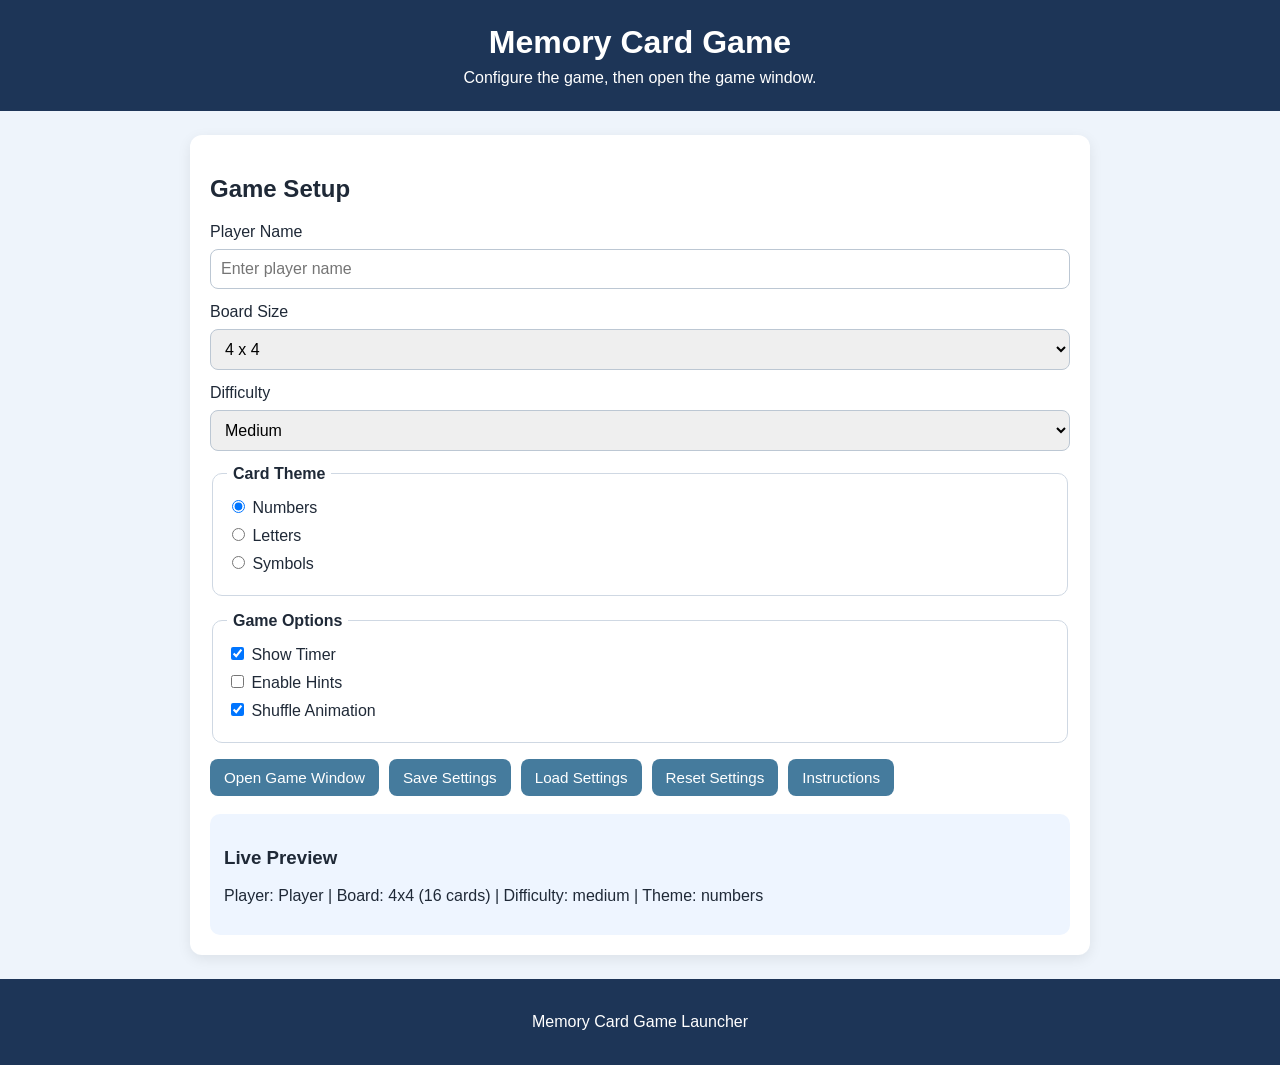
<file: index.html>
<!doctype html>
<html lang="en">
  <head>
    <meta charset="UTF-8" />
    <meta name="viewport" content="width=device-width, initial-scale=1.0" />
    <title>Memory Cards Launcher</title>
    <link rel="stylesheet" href="styles.css" />
  </head>
  <body>
    <header class="page-header">
      <h1>Memory Card Game</h1>
      <p>Configure the game, then open the game window.</p>
    </header>

    <main class="container">
      <section class="card">
        <h2>Game Setup</h2>

        <form id="setupForm">
          <!-- Player Name -->
          <div class="form-row">
            <label for="playerName">Player Name</label>
            <input
              type="text"
              id="playerName"
              maxlength="20"
              placeholder="Enter player name"
            />
          </div>

          <!-- Board Size -->
          <div class="form-row">
            <label for="boardSize">Board Size</label>
            <select id="boardSize">
              <option value="4x4" selected>4 x 4</option>
              <option value="4x5">4 x 5</option>
              <option value="6x6">6 x 6</option>
            </select>
          </div>

          <!-- Difficulty -->
          <div class="form-row">
            <label for="difficulty">Difficulty</label>
            <select id="difficulty">
              <option value="easy">Easy</option>
              <option value="medium" selected>Medium</option>
              <option value="hard">Hard</option>
            </select>
          </div>

          <!-- Theme -->
          <fieldset>
            <legend>Card Theme</legend>

            <label class="option-line">
              <input type="radio" name="theme" value="numbers" checked />
              Numbers
            </label>

            <label class="option-line">
              <input type="radio" name="theme" value="letters" />
              Letters
            </label>

            <label class="option-line">
              <input type="radio" name="theme" value="symbols" />
              Symbols
            </label>
          </fieldset>

          <!-- Options -->
          <fieldset>
            <legend>Game Options</legend>

            <label class="option-line">
              <input type="checkbox" id="showTimer" checked />
              Show Timer
            </label>

            <label class="option-line">
              <input type="checkbox" id="enableHints" />
              Enable Hints
            </label>

            <label class="option-line">
              <input type="checkbox" id="shuffleAnimation" checked />
              Shuffle Animation
            </label>
          </fieldset>

          <!-- Buttons -->
          <div class="button-row">
            <button type="button" id="openGameBtn">Open Game Window</button>
            <button type="button" id="saveSettingsBtn">Save Settings</button>
            <button type="button" id="loadSettingsBtn">Load Settings</button>
            <button type="button" id="resetSettingsBtn">Reset Settings</button>
            <button
              type="button"
              onclick="window.location.href = 'instructions.html'"
            >
              Instructions
            </button>
          </div>
        </form>

        <!-- Preview -->
        <div class="preview-box">
          <h3>Live Preview</h3>
          <p id="previewText">No settings selected yet.</p>
        </div>
      </section>
    </main>

    <footer class="page-footer">
      <p>Memory Card Game Launcher</p>
    </footer>

    <script src="launcher.js"></script>
  </body>
</html>
</file>
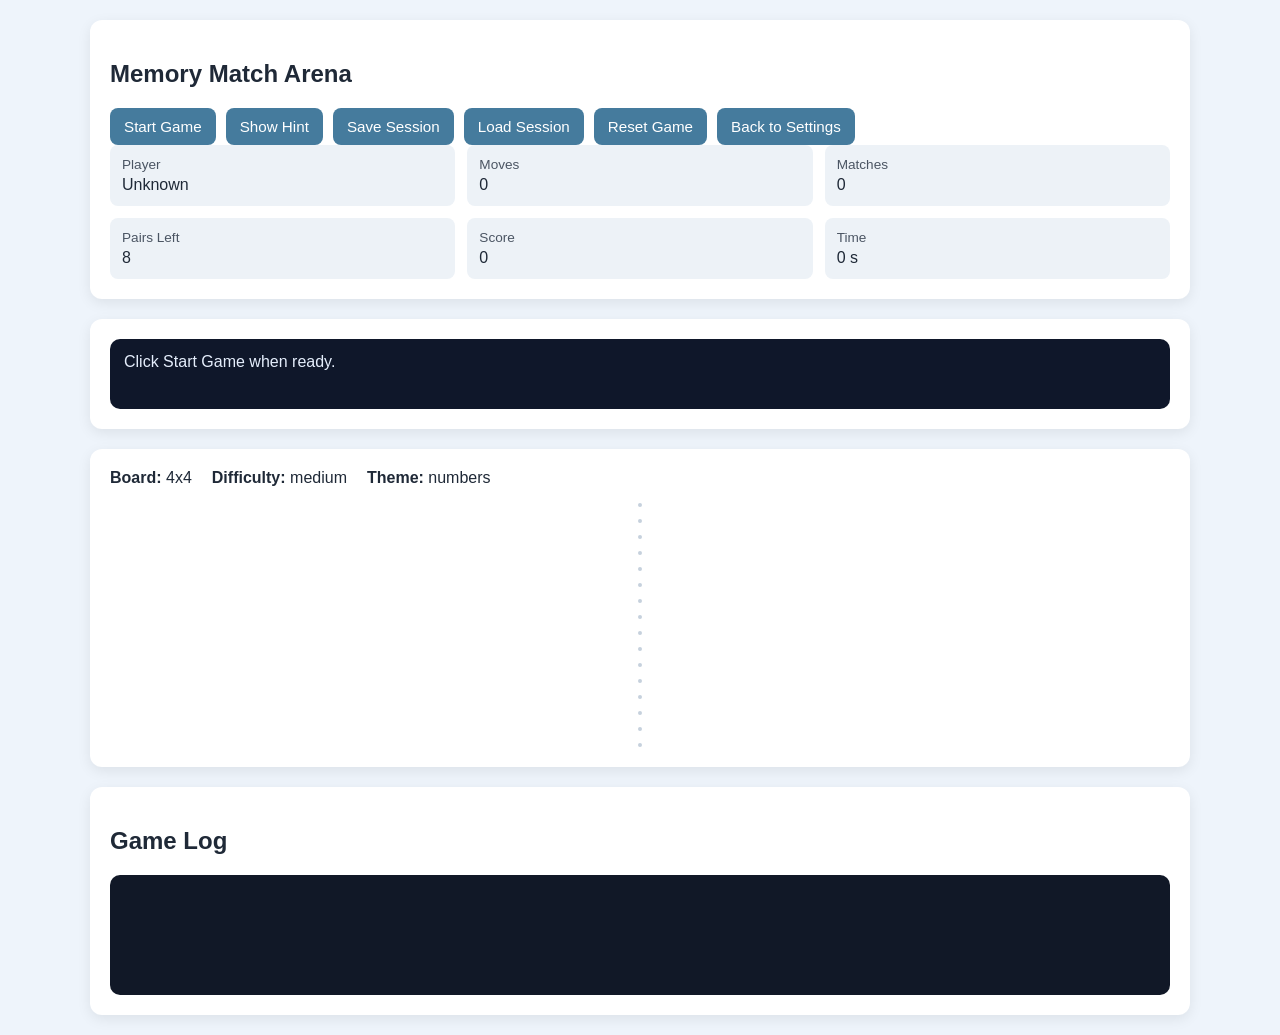
<file: game.html>
<!DOCTYPE html>
<html lang="en">

<head>
    <meta charset="UTF-8" />
    <meta name="viewport" content="width=device-width, initial-scale=1.0" />
    <title>Memory Match Game</title>
    <link rel="stylesheet" href="styles.css" />
</head>

<body>
    <main class="game-window-wrap">
        <section class="card">
            <h1>Memory Match Arena</h1>

            <div class="button-row">
                <button id="startBtn" type="button">Start Game</button>
                <button id="hintBtn" type="button">Show Hint</button>
                <button id="saveBtn" type="button">Save Session</button>
                <button id="loadBtn" type="button">Load Session</button>
                <button id="resetBtn" type="button">Reset Game</button>
                <button id="backBtn" type="button">Back to Settings</button>
            </div>

            <div class="stats-grid game-stats-grid">
                <div class="stat-box">
                    <span class="label">Player</span>
                    <span id="displayPlayer">-</span>
                </div>

                <div class="stat-box">
                    <span class="label">Moves</span>
                    <span id="displayMoves">0</span>
                </div>

                <div class="stat-box">
                    <span class="label">Matches</span>
                    <span id="displayMatches">0</span>
                </div>

                <div class="stat-box">
                    <span class="label">Pairs Left</span>
                    <span id="displayPairsLeft">0</span>
                </div>

                <div class="stat-box">
                    <span class="label">Score</span>
                    <span id="displayScore">0</span>
                </div>

                <div class="stat-box">
                    <span class="label">Time</span>
                    <span id="displayTime">0 s</span>
                </div>
            </div>
        </section>

        <section class="card">
            <div id="messageArea" class="message-area">Click Start Game when ready.</div>
        </section>

        <section class="card">
            <div id="boardInfo" class="board-info">
                <span><strong>Board:</strong> <span id="displayBoardSize">-</span></span>
                <span><strong>Difficulty:</strong> <span id="displayDifficulty">-</span></span>
                <span><strong>Theme:</strong> <span id="displayTheme">-</span></span>
            </div>

            <div id="gameBoard" class="game-board"></div>
        </section>

        <section class="card">
            <h2>Game Log</h2>
            <div id="logArea" class="log-area"></div>
        </section>
    </main>

    <script src="game.js"></script>
</body>

</html>
</file>
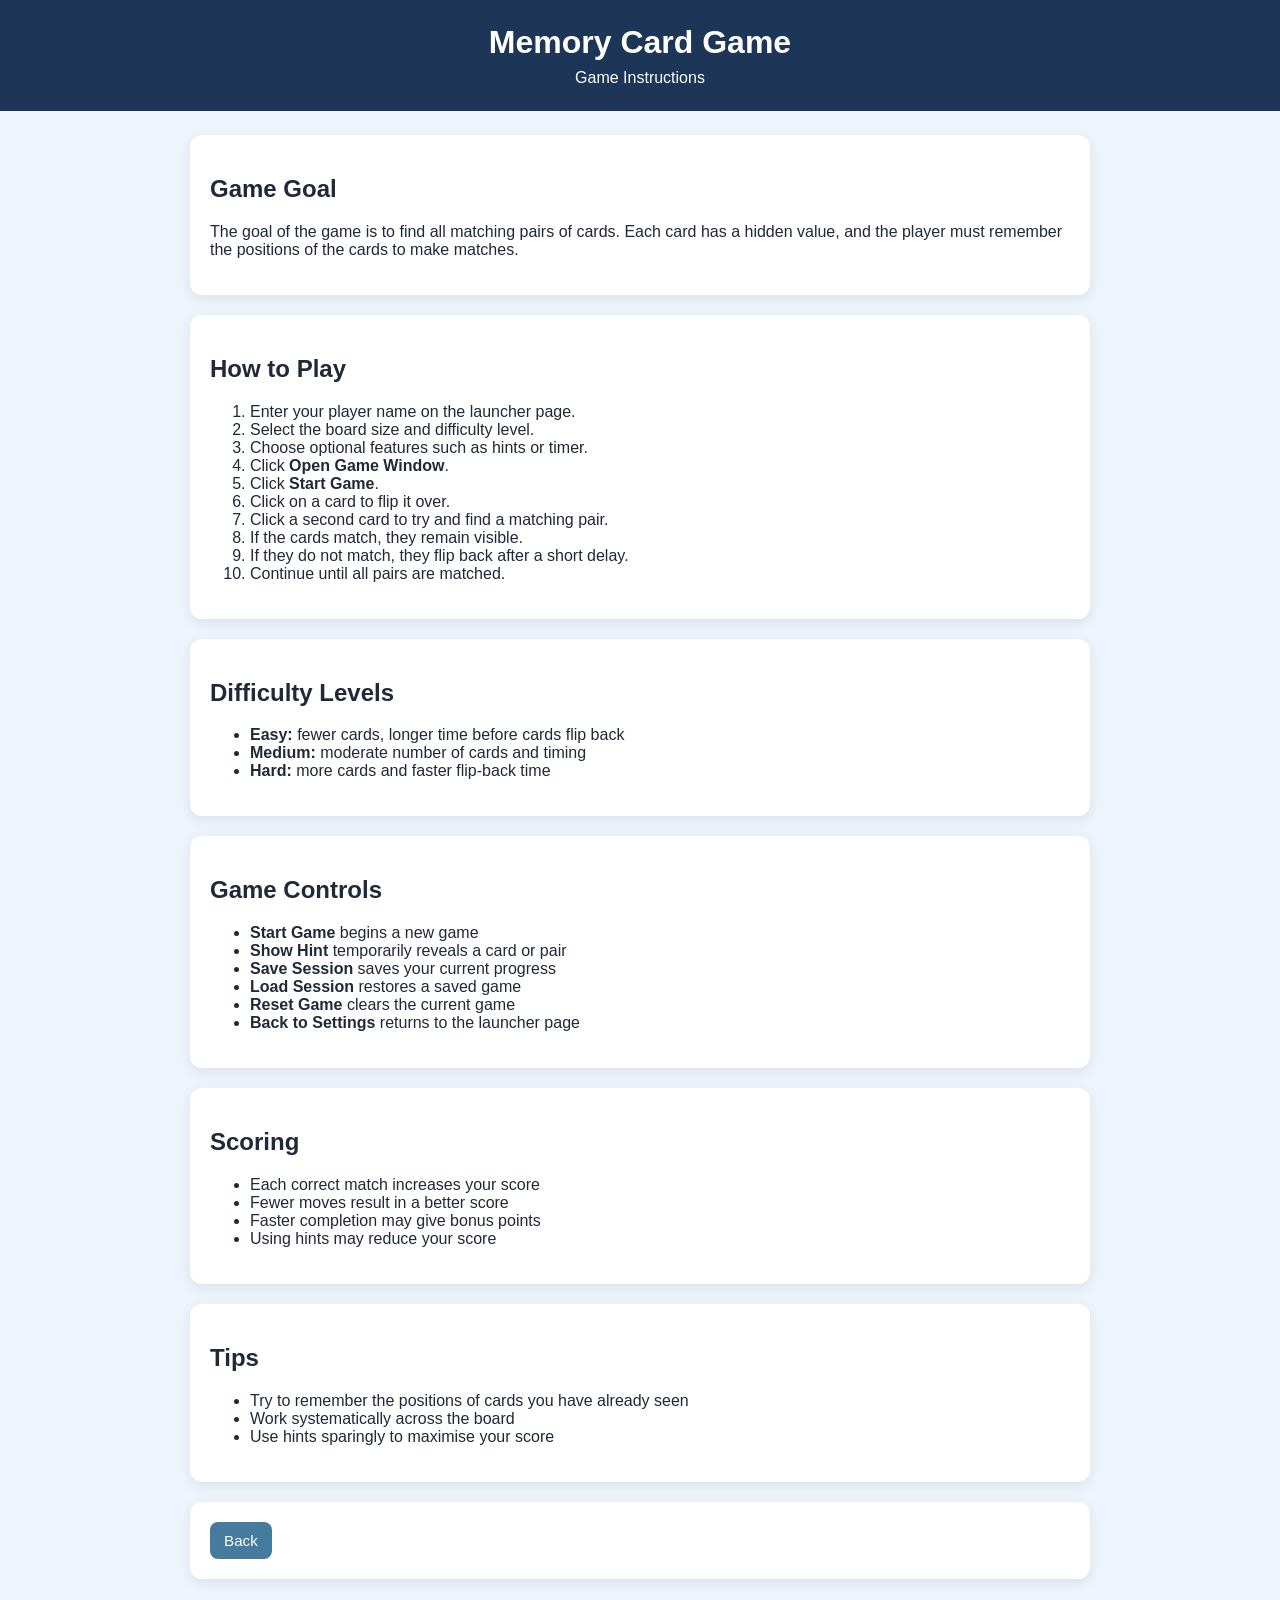
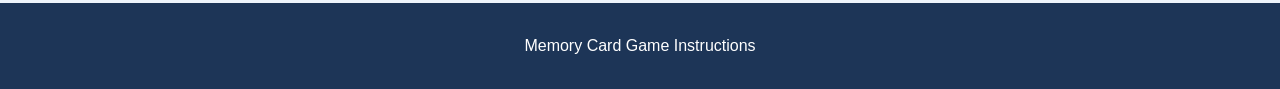
<file: instructions.html>
<!doctype html>
<html lang="en">
  <head>
    <meta charset="UTF-8" />
    <meta name="viewport" content="width=device-width, initial-scale=1.0" />
    <title>Memory Cards Instructions</title>
    <link rel="stylesheet" href="styles.css" />
  </head>
  <body>
    <header class="page-header">
      <h1>Memory Card Game</h1>
      <p>Game Instructions</p>
    </header>

    <main class="container">
      <section class="card">
        <h2>Game Goal</h2>
        <p>
          The goal of the game is to find all matching pairs of cards. Each card
          has a hidden value, and the player must remember the positions of the
          cards to make matches.
        </p>
      </section>

      <section class="card">
        <h2>How to Play</h2>
        <ol>
          <li>Enter your player name on the launcher page.</li>
          <li>Select the board size and difficulty level.</li>
          <li>Choose optional features such as hints or timer.</li>
          <li>Click <strong>Open Game Window</strong>.</li>
          <li>Click <strong>Start Game</strong>.</li>
          <li>Click on a card to flip it over.</li>
          <li>Click a second card to try and find a matching pair.</li>
          <li>If the cards match, they remain visible.</li>
          <li>If they do not match, they flip back after a short delay.</li>
          <li>Continue until all pairs are matched.</li>
        </ol>
      </section>

      <section class="card">
        <h2>Difficulty Levels</h2>
        <ul>
          <li>
            <strong>Easy:</strong> fewer cards, longer time before cards flip
            back
          </li>
          <li><strong>Medium:</strong> moderate number of cards and timing</li>
          <li><strong>Hard:</strong> more cards and faster flip-back time</li>
        </ul>
      </section>

      <section class="card">
        <h2>Game Controls</h2>
        <ul>
          <li><strong>Start Game</strong> begins a new game</li>
          <li><strong>Show Hint</strong> temporarily reveals a card or pair</li>
          <li><strong>Save Session</strong> saves your current progress</li>
          <li><strong>Load Session</strong> restores a saved game</li>
          <li><strong>Reset Game</strong> clears the current game</li>
          <li>
            <strong>Back to Settings</strong> returns to the launcher page
          </li>
        </ul>
      </section>

      <section class="card">
        <h2>Scoring</h2>
        <ul>
          <li>Each correct match increases your score</li>
          <li>Fewer moves result in a better score</li>
          <li>Faster completion may give bonus points</li>
          <li>Using hints may reduce your score</li>
        </ul>
      </section>

      <section class="card">
        <h2>Tips</h2>
        <ul>
          <li>Try to remember the positions of cards you have already seen</li>
          <li>Work systematically across the board</li>
          <li>Use hints sparingly to maximise your score</li>
        </ul>
      </section>

      <section class="card">
        <div class="button-row">
          <button type="button" onclick="window.location.href = 'index.html'">
            Back
          </button>
        </div>
      </section>
    </main>

    <footer class="page-footer">
      <p>Memory Card Game Instructions</p>
    </footer>
  </body>
</html>
</file>
<file: styles.css>
* {
    box-sizing: border-box;
}

body {
    margin: 0;
    font-family: Arial, Helvetica, sans-serif;
    background-color: #eef4fb;
    color: #1f2937;
}

.page-header {
    text-align: center;
    background-color: #1d3557;
    color: white;
    padding: 24px 16px;
}

.page-header h1 {
    margin: 0 0 8px 0;
}

.page-header p {
    margin: 0;
}

.container {
    width: min(900px, 95%);
    margin: 24px auto;
}

.game-window-wrap {
    width: min(1100px, 96%);
    margin: 20px auto;
}

.card {
    background-color: white;
    border-radius: 12px;
    padding: 20px;
    margin-bottom: 20px;
    box-shadow: 0 4px 14px rgba(0, 0, 0, 0.08);
}

.form-row {
    display: grid;
    gap: 8px;
    margin-bottom: 14px;
}

.form-row input,
.form-row select {
    padding: 10px;
    border: 1px solid #bcc7d3;
    border-radius: 8px;
    font-size: 1rem;
}

fieldset {
    border: 1px solid #cfd8e3;
    border-radius: 10px;
    margin-bottom: 16px;
    padding: 14px;
}

legend {
    font-weight: bold;
    padding: 0 6px;
}

.option-line {
    display: block;
    margin-bottom: 8px;
}

.button-row {
    display: flex;
    flex-wrap: wrap;
    gap: 10px;
}

button {
    padding: 10px 14px;
    border: none;
    border-radius: 8px;
    background-color: #457b9d;
    color: white;
    cursor: pointer;
    font-size: 0.95rem;
}

button:hover {
    background-color: #355f79;
}

button:disabled {
    background-color: #8da3b3;
    cursor: not-allowed;
}

.preview-box {
    margin-top: 18px;
    background-color: #eef5ff;
    border-radius: 10px;
    padding: 14px;
}

.stats-grid {
    display: grid;
    gap: 12px;
}

.game-stats-grid {
    grid-template-columns: repeat(3, 1fr);
}

.stat-box {
    background-color: #edf2f7;
    border-radius: 8px;
    padding: 12px;
}

.label {
    display: block;
    font-size: 0.85rem;
    color: #4b5563;
    margin-bottom: 4px;
}

.board-info {
    display: flex;
    flex-wrap: wrap;
    gap: 20px;
    margin-bottom: 16px;
}

.game-board {
    display: grid;
    gap: 12px;
    justify-content: center;
}

.board-4x4 {
    grid-template-columns: repeat(4, 110px);
}

.board-4x5 {
    grid-template-columns: repeat(5, 100px);
}

.board-6x6 {
    grid-template-columns: repeat(6, 85px);
}

.memory-card {
    width: 100%;
    aspect-ratio: 1 / 1;
    border-radius: 12px;
    border: 2px solid #c6d1dd;
    background: linear-gradient(135deg, #457b9d, #1d3557);
    color: white;
    font-size: 2rem;
    font-weight: bold;
    display: grid;
    place-items: center;
    cursor: pointer;
    user-select: none;
    transition: transform 0.2s ease, background 0.2s ease;
}

.memory-card:hover {
    transform: translateY(-2px);
}

.memory-card.flipped {
    background: white;
    color: #1f2937;
}

.memory-card.matched {
    background: #d1fae5;
    color: #065f46;
    border-color: #10b981;
    cursor: default;
}

.memory-card.hint {
    outline: 4px solid #f59e0b;
}

.message-area {
    min-height: 70px;
    background: #0f172a;
    color: #e5eefc;
    border-radius: 10px;
    padding: 14px;
    white-space: pre-line;
}

.log-area {
    min-height: 120px;
    max-height: 240px;
    overflow-y: auto;
    background: #111827;
    color: #f9fafb;
    border-radius: 10px;
    padding: 14px;
    white-space: pre-line;
}

.log-entry {
    border-bottom: 1px solid rgba(255, 255, 255, 0.12);
    padding-bottom: 8px;
    margin-bottom: 8px;
}

.page-footer {
    text-align: center;
    padding: 18px;
    background-color: #1d3557;
    color: white;
    margin-top: 24px;
}

@media (max-width: 800px) {
    .game-stats-grid {
        grid-template-columns: 1fr;
    }

    .board-4x4 {
        grid-template-columns: repeat(4, 70px);
    }

    .board-4x5 {
        grid-template-columns: repeat(5, 60px);
    }

    .board-6x6 {
        grid-template-columns: repeat(6, 48px);
    }

    .memory-card {
        font-size: 1.2rem;
    }
}
</file>
